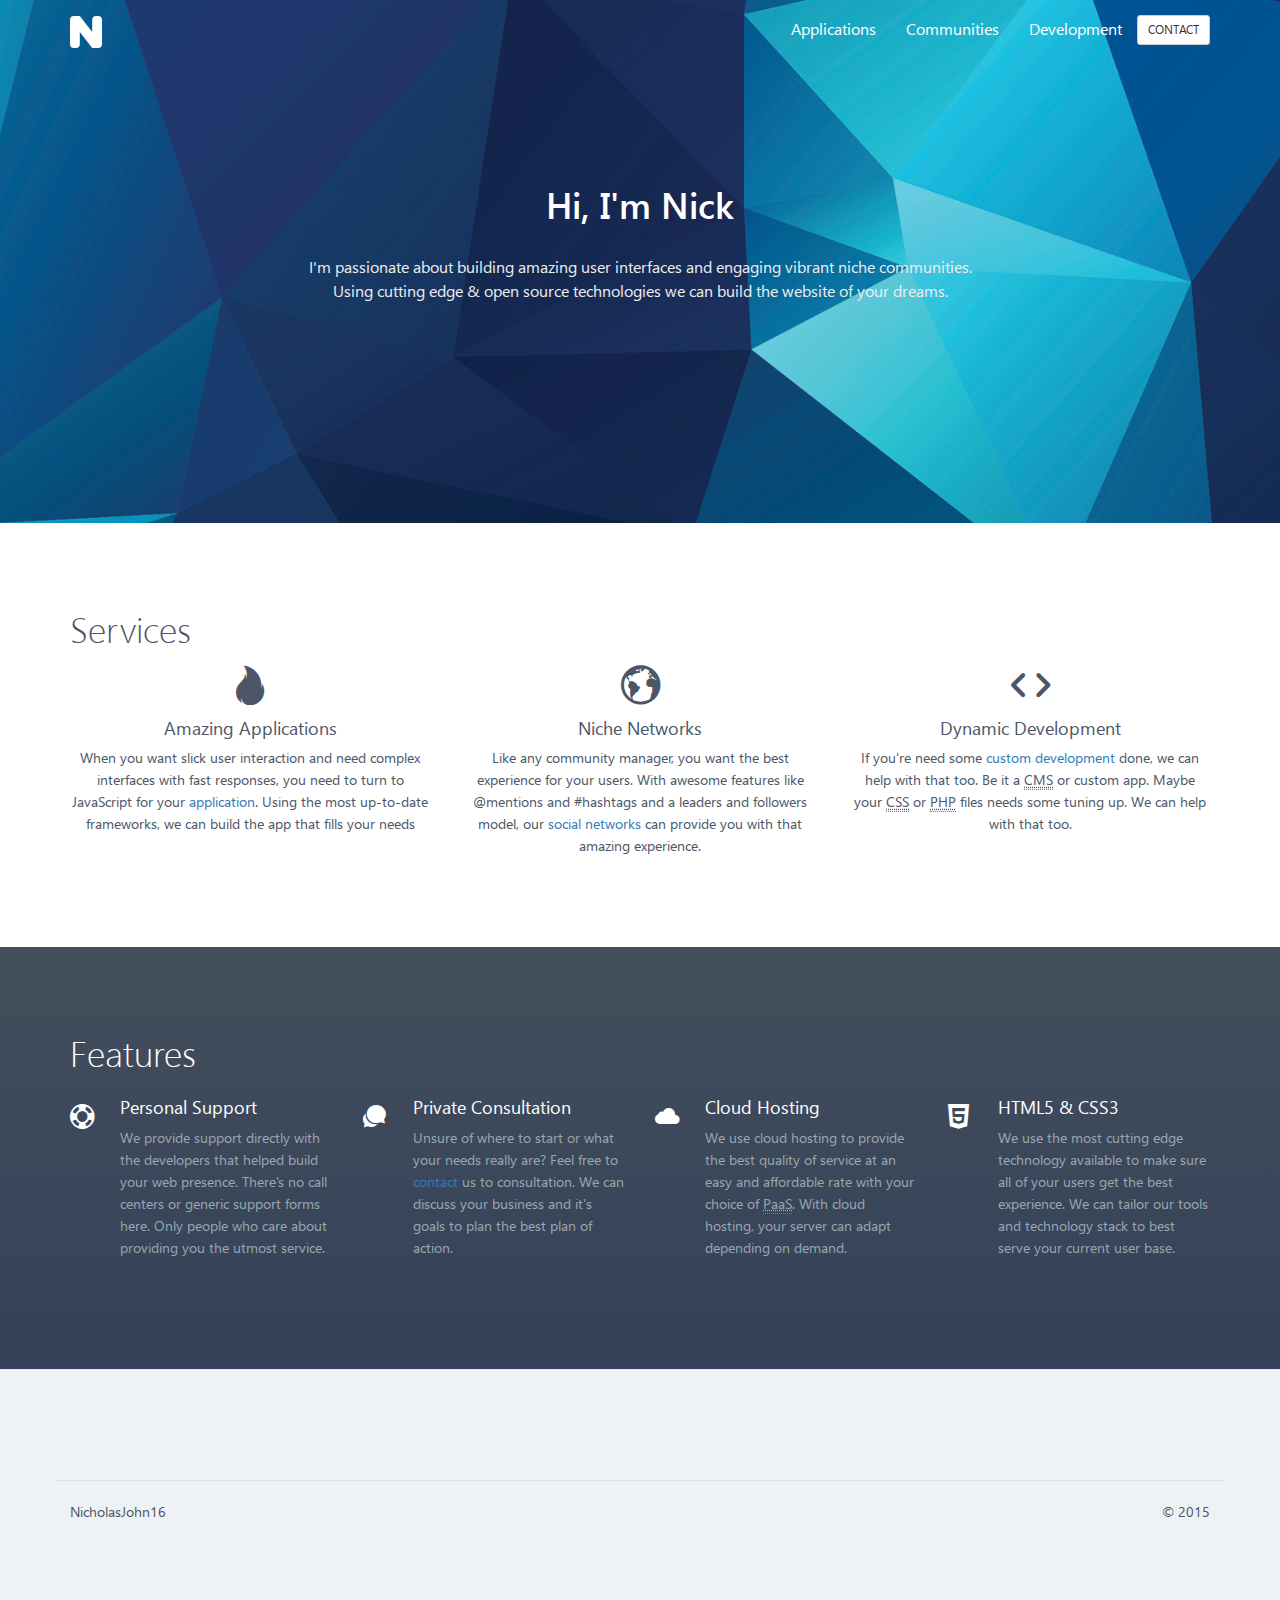
<file: index.html>
<!DOCTYPE html>
<html lang="en">
<head>
	<title>NicholasJohn16</title>
	
	<link rel="stylesheet" href="assets/style.css">
	<meta name="viewport" content="width=device-width, initial-scale=1.0">
	<link rel="icon" type="image/png" sizes="32x32" href="assets/img/favicon-32x32.png">
	<link rel="icon" type="image/png" sizes="96x96" href="assets/img/favicon-96x96.png">
	<link rel="icon" type="image/png" sizes="16x16" href="assets/img/favicon-16x16.png">

</head>
<body>

	<nav class="navbar navbar-custom sticky navbar-abs" id="nav" role="navigation">
		<div class="container">
			
			<div class="navbar-header">
				<button type="button" class="navbar-toggle" data-toggle="collapse" data-target=".navbar-collapse">
			   		<span class="sr-only">Toggle navigation</span>
					<i class="ion-navicon"></i>
				</button>
				<a class="navbar-brand logo" href=".">
					<svg id="logo" height="32" width="32" viewBox="0 0 512 512">
						<defs>
							<pattern id="logo-background" width="1" height="1" viewBox="0 0 512 512">
								<image xlink:href="assets/img/logo-background.png" width="512" height="512"></image>
							</pattern>
						</defs>
  						<path d="M0 64 q0 -64 64 -64 h93 l198 256 v-192 q0 -64 64 -64 h29 q64 0 64 64 v384 q0 64 -64 64 h-93 l-198 -257 v193 q0 64 -64 64 h-29 q-64 0 -64 -64 z" />
					</svg>
				</a>
			</div>

			<div class="collapse navbar-collapse">
				<ul class="nav navbar-nav navbar-right">
					<li><a href="applications">Applications</a></li>
					<li><a href="communities">Communities</a></li>
					<li><a href="development">Development</a></li>
					<li class="hidden-xs"><a href="contact" class="btn btn-default btn-sm navbar-btn">Contact</a></li>
					<li class="visible-xs-block"><a href="contact" class="">Contact</a></li>
				</ul>
			</div>

		</div>
	</nav>
	
	<section class="home bg-1">

		<div class="container">
			<div class="col-sm-12 text-center">
				<div class="home-wrapper">
					
					<h1>Hi, I'm Nick</h1>
					<h4>I'm passionate about building amazing user interfaces and engaging vibrant niche communities.<br/>Using cutting edge &amp; open source technologies we can build the website of your dreams.</h4>

				</div>
			</div>
		</div>

	</section>

	<section class="section" id="services">
		
		<div class="container">

			<div class="row">
				<div class="col-sm-12">
					<h1 class="title">Services</h1>
				</div>
			</div>

			<div class="row">

				<div class="col-sm-4 text-center">
					<p><i class="ion-fireball icons"></i></p>
					<h4>Amazing Applications</h4>
					<p>When you want slick user interaction and need complex interfaces with fast responses, you need to turn to JavaScript for your <a href="applications">application</a>. Using the most up-to-date frameworks, we can build the app that fills your needs</p>
				</div>

				<div class="col-sm-4 text-center">
					<p><i class="ion-earth icons"></i></p>
					<h4>Niche Networks</h4>
					<p>Like any community manager, you want the best experience for your users. With awesome features like @mentions and #hashtags and a leaders and followers model, our <a href="communities">social networks</a> can provide you with that amazing experience.</p>
				</div>

				<div class="col-sm-4 text-center">
					<p><i class="ion-code icons"></i></p>
					<h4>Dynamic Development</h4>
					<p>If you're need some <a href="development">custom development</a> done, we can help with that too. Be it a <abbr title="Content Management System">CMS</abbr> or custom app. Maybe your <abbr title="Cascading Style Sheet">CSS</abbr> or <abbr title="PHP: Hypertext Preprocesser">PHP</abbr> files needs some tuning up. We can help with that too.</p>
				</div>
			</div>
		</div>
			
	</section>

	<section class="section services bg-dark">
		
		<div class="container">

			<div class="row">
				<div class="col-sm-12">
					
					<h1 class="title">Features</h1>

				</div>
			</div>
			
			 <div class="row">
			 	
				<div class="col-sm-3">	
			 		<div class="service-item">
						<i class="ion-help-buoy"></i>
						<div class="service-detail">
							<h4>Personal Support</h4>
							<p>We provide support directly with the developers that helped build your web presence. There's no call centers or generic support forms here. Only people who care about providing you the utmost service.</p>
						</div>
					</div>
				</div>

				<div class="col-sm-3">
					<div class="service-item">
						<i class="ion-chatbubbles"></i>
						<div class="service-detail">
							<h4>Private Consultation</h4>
							<p>Unsure of where to start or what your needs really are? Feel free to <a href="/contact">contact</a> us to consultation. We can discuss your business and it's goals to plan the best plan of action.</p>
						</div>
					</div>
				</div>

				<div class="col-sm-3">
					<div class="service-item">
						<i class="ion-cloud"></i>
						<div class="service-detail">
							<h4>Cloud Hosting</h4>
							<p>We use cloud hosting to provide the best quality of service at an easy and affordable rate with your choice of <abbr title="Platform as a Service">PaaS</abbr>. With cloud hosting, your server can adapt depending on demand.</p>
						</div>
					</div>

				</div>

				<div class="col-sm-3">
					<div class="service-item">
						<i class="ion-social-html5"></i>
						<div class="service-detail">
							<h4>HTML5 &amp; CSS3</h4>
							<p>We use the most cutting edge technology available to make sure all of your users get the best experience. We can tailor our tools and technology stack to best serve your current user base.</p>
						</div>
					</div>
				</div>

			 </div>
		</div>
	</section>

	<footer class="section bg-gray footer">
		<div class="container">			
			<div class="row">
				<div class="col-sm-12 footer-alt">
					<p class="pull-left">NicholasJohn16</p>
					<p class="pull-right">&copy; 2015</p>
				</div>
			</div>
		</div>
	</footer>

	<script src="assets/site.js"></script>
</body>


</html>
</file>
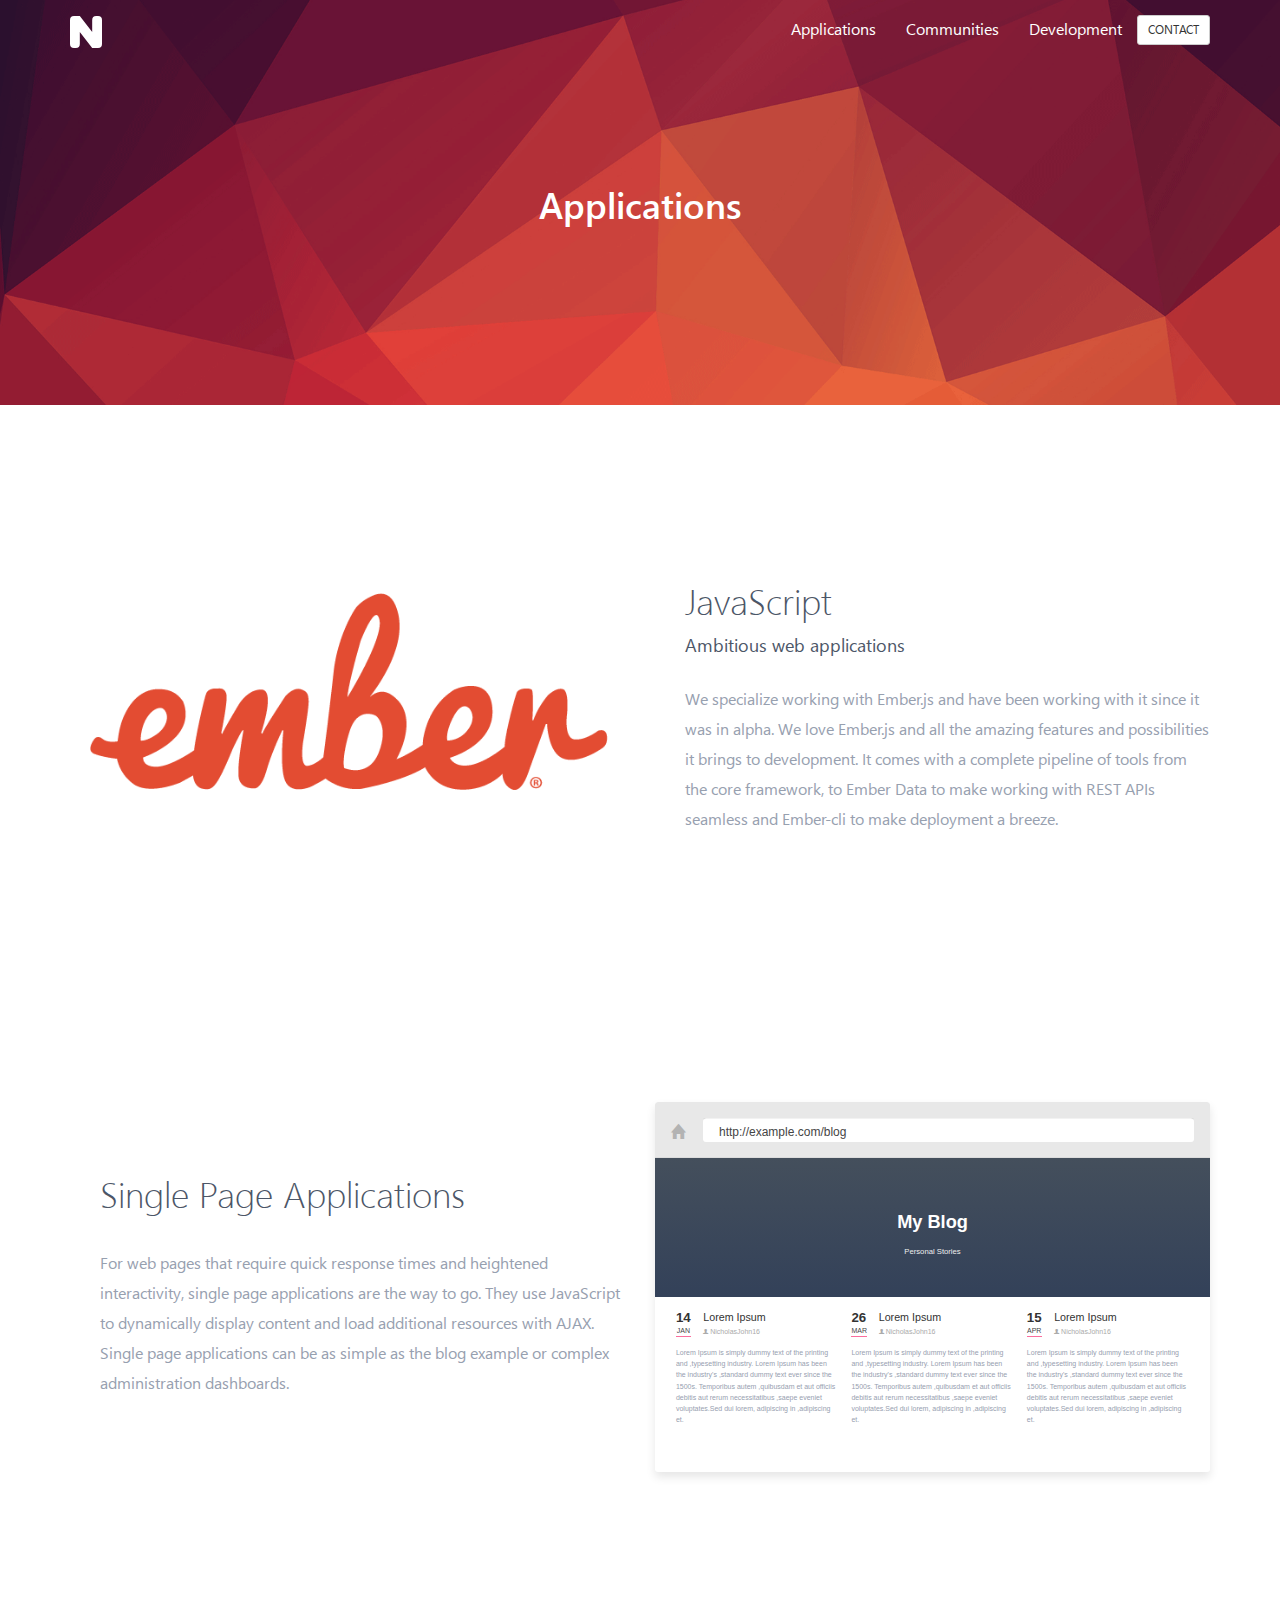
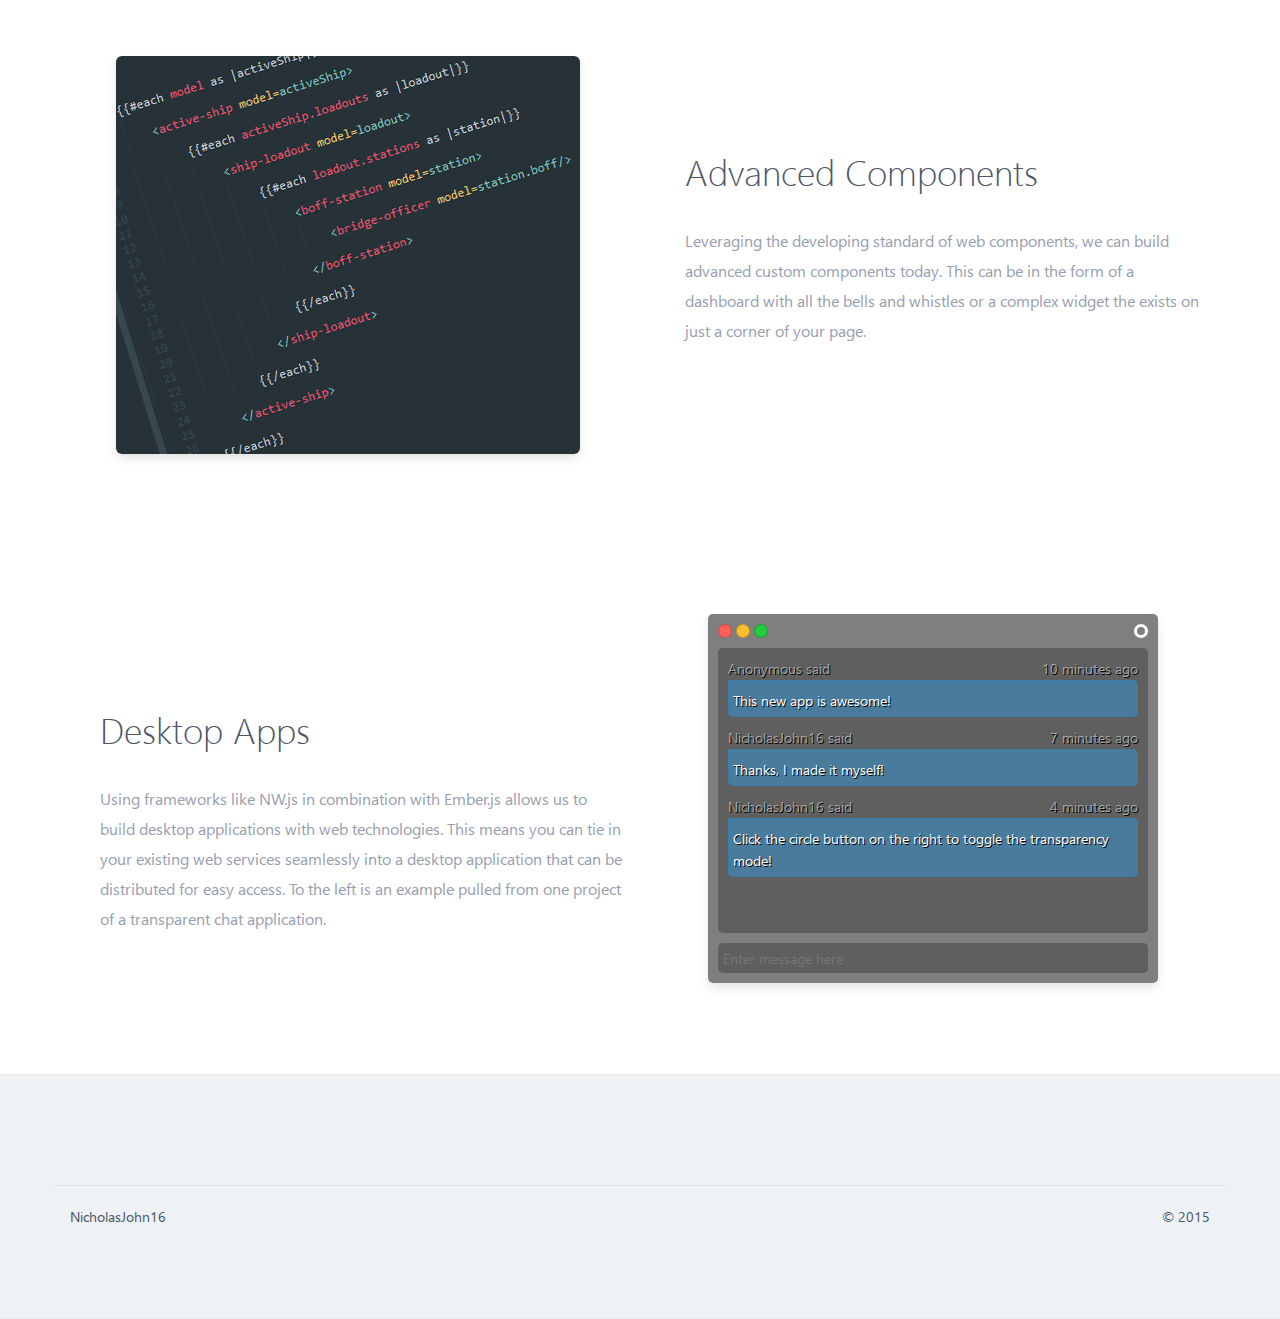
<file: applications/index.html>
<!DOCTYPE html>
<html lang="en">
<head>
	<title>NicholasJohn16 | Applications</title>

	<link rel="icon" type="image/png" sizes="32x32" href="../assets/img/favicon-32x32.png">
	<link rel="icon" type="image/png" sizes="96x96" href="../assets/img/favicon-96x96.png">
	<link rel="icon" type="image/png" sizes="16x16" href="../assets/img/favicon-16x16.png">
	<meta name="viewport" content="width=device-width, initial-scale=1.0">

	<link rel="stylesheet" href="../assets/style.css">
	<link rel="stylesheet" href="../assets/ember-apps.css">
	

	<meta name="chat-example/config/environment" content="%7B%22modulePrefix%22%3A%22chat-example%22%2C%22environment%22%3A%22production%22%2C%22baseURL%22%3A%22/%22%2C%22locationType%22%3A%22none%22%2C%22EmberENV%22%3A%7B%22FEATURES%22%3A%7B%7D%7D%2C%22APP%22%3A%7B%22name%22%3A%22chat-example%22%2C%22version%22%3A%220.0.0+519a9684%22%7D%2C%22contentSecurityPolicyHeader%22%3A%22Content-Security-Policy-Report-Only%22%2C%22contentSecurityPolicy%22%3A%7B%22default-src%22%3A%22%27none%27%22%2C%22script-src%22%3A%22%27self%27%22%2C%22font-src%22%3A%22%27self%27%22%2C%22connect-src%22%3A%22%27self%27%22%2C%22img-src%22%3A%22%27self%27%22%2C%22style-src%22%3A%22%27self%27%22%2C%22media-src%22%3A%22%27self%27%22%7D%2C%22exportApplicationGlobal%22%3Afalse%7D" />
	<meta name="blog-example/config/environment" content="%7B%22modulePrefix%22%3A%22blog-example%22%2C%22environment%22%3A%22production%22%2C%22baseURL%22%3A%22/%22%2C%22locationType%22%3A%22none%22%2C%22EmberENV%22%3A%7B%22FEATURES%22%3A%7B%7D%7D%2C%22APP%22%3A%7B%22name%22%3A%22blog-example%22%2C%22version%22%3A%220.0.0+c170d04a%22%7D%2C%22contentSecurityPolicyHeader%22%3A%22Content-Security-Policy-Report-Only%22%2C%22contentSecurityPolicy%22%3A%7B%22default-src%22%3A%22%27none%27%22%2C%22script-src%22%3A%22%27self%27%22%2C%22font-src%22%3A%22%27self%27%22%2C%22connect-src%22%3A%22%27self%27%22%2C%22img-src%22%3A%22%27self%27%22%2C%22style-src%22%3A%22%27self%27%22%2C%22media-src%22%3A%22%27self%27%22%7D%2C%22exportApplicationGlobal%22%3Afalse%7D" />

</head>

<body>

	<nav class="navbar navbar-custom sticky navbar-abs" id="nav" role="navigation">
		<div class="container">
			
			<div class="navbar-header">
				<button type="button" class="navbar-toggle" data-toggle="collapse" data-target=".navbar-collapse">
			   		<span class="sr-only">Toggle navigation</span>
					<i class="ion-navicon"></i>
				</button>
				<a class="navbar-brand logo" href="../">
					<svg id="logo" height="32" width="32" viewBox="0 0 512 512">
						<defs>
							<pattern id="logo-background" width="1" height="1" viewBox="0 0 512 512">
								<image xlink:href="../assets/img/logo-background.png" width="512" height="512"></image>
							</pattern>
						</defs>
  						<path d="M0 64 q0 -64 64 -64 h93 l198 256 v-192 q0 -64 64 -64 h29 q64 0 64 64 v384 q0 64 -64 64 h-93 l-198 -257 v193 q0 64 -64 64 h-29 q-64 0 -64 -64 z" />
					</svg>
				</a>
			</div>

			<div class="collapse navbar-collapse">
				<ul class="nav navbar-nav navbar-right">
					<li><a href="../applications">Applications</a></li>
					<li><a href="../communities">Communities</a></li>
					<li><a href="../development">Development</a></li>
					<li class="hidden-xs"><a href="../contact" class="btn btn-default btn-sm navbar-btn">Contact</a></li>
					<li class="visible-xs-block"><a href="../contact" class="">Contact</a></li>
				</ul>
			</div>

		</div>
	</nav>

	<section class="home bg-2">
		<div class="container">
			<div class="col-sm-12 text-center">
				<div class="home-wrapper">
					<h1>Applications</h1>
				</div>
			</div>
		</div>
	</section>

	<section class="section">
		<div class="container">
			
			<div class="row">
				
				<div class="col-sm-6">
					<img class="img-responsive" src="../assets/img/light-ember.png" alt="Ember.js Logo">
				</div>

				<div class="col-sm-6">
					<div class="feature-detail">
						<h1 class="title">JavaScript</h1>
						<h4>Ambitious web applications</h4>
					
						<p class="features-txt">
							We specialize working with Ember.js and have been working with it since it was in alpha. We love Ember.js and all the amazing features and possibilities it brings to development.  It comes with a complete pipeline of tools from the core framework, to Ember Data to make working with REST APIs seamless and Ember-cli to make deployment a breeze. 
						</p>
					</div>
				</div>

			</div>
		</div>
	</section>

	<section class="section">
		
		<div class="container">

			<div class="row">

				<div class="col-sm-6">
					<div class="feature-detail">
						<h1 class="title">Single Page Applications</h1>
						<p class="features-txt">For web pages that require quick response times and heightened interactivity, single page applications are the way to go. They use JavaScript to dynamically display content and load additional resources with AJAX. Single page applications can be as simple as the blog example or complex administration dashboards.</p>
					</div>
				</div>				
				<div class="col-sm-6" id="blog-example"></div>
			</div>

		</div>
			
	</section>

	<section class="section">
		
		<div class="container">
			
			<div class="row">

				<div class="col-sm-6">
						<img class="img-responsive center-block img-rounded img-shadow" src="../assets/img/angle-brackets.png" alt="Custom Web Components">
				</div>
				
				<div class="col-sm-6">
					<div class="feature-detail">
						<h1 class="title">Advanced Components</h1>
						
						<p class="features-txt">Leveraging the developing standard of web components, we can build advanced custom components today. This can be in the form of a dashboard with all the bells and whistles or a complex widget the exists on just a corner of your page.</p>
					</div>
				</div>
				
			</div>

		</div>

	</section>

	<section class="section">
		
		<div class="container">
			
			<div class="row">
				
				

			</div>

			<div class="row">
				

				<div class="col-sm-6">
					
					<div class="feature-detail">
						<h1 class="title">Desktop Apps</h1>
						<p class="features-txt">
							Using frameworks like NW.js in combination with Ember.js allows us to build desktop applications with web technologies. This means you can tie in your existing web services seamlessly into a desktop application that can be distributed for easy access. To the left is an example pulled from one project of a transparent chat application. 
						</p>
					</div>

				</div>

				<div class="col-sm-6" id="chat-example">
					<!-- <a class="jsbin-embed" href="http://jsbin.com/gipuno/37/embed?output">JS Bin on jsbin.com</a><script src="http://static.jsbin.com/js/embed.min.js?3.35.3"></script> -->
				</div>

			</div>

		</div>

	</section>

	<footer class="section bg-gray footer">
		<div class="container">
			<div class="row">
				<div class="col-sm-12 footer-alt">
					<p class="pull-left">NicholasJohn16</p>
					<p class="pull-right">&copy; 2015</p>
				</div>
			</div>
		</div>

	</footer>

	<script src="../assets/site.js"></script>
	<script src="../assets/ember-apps.js"></script>

</body>


</html>
</file>
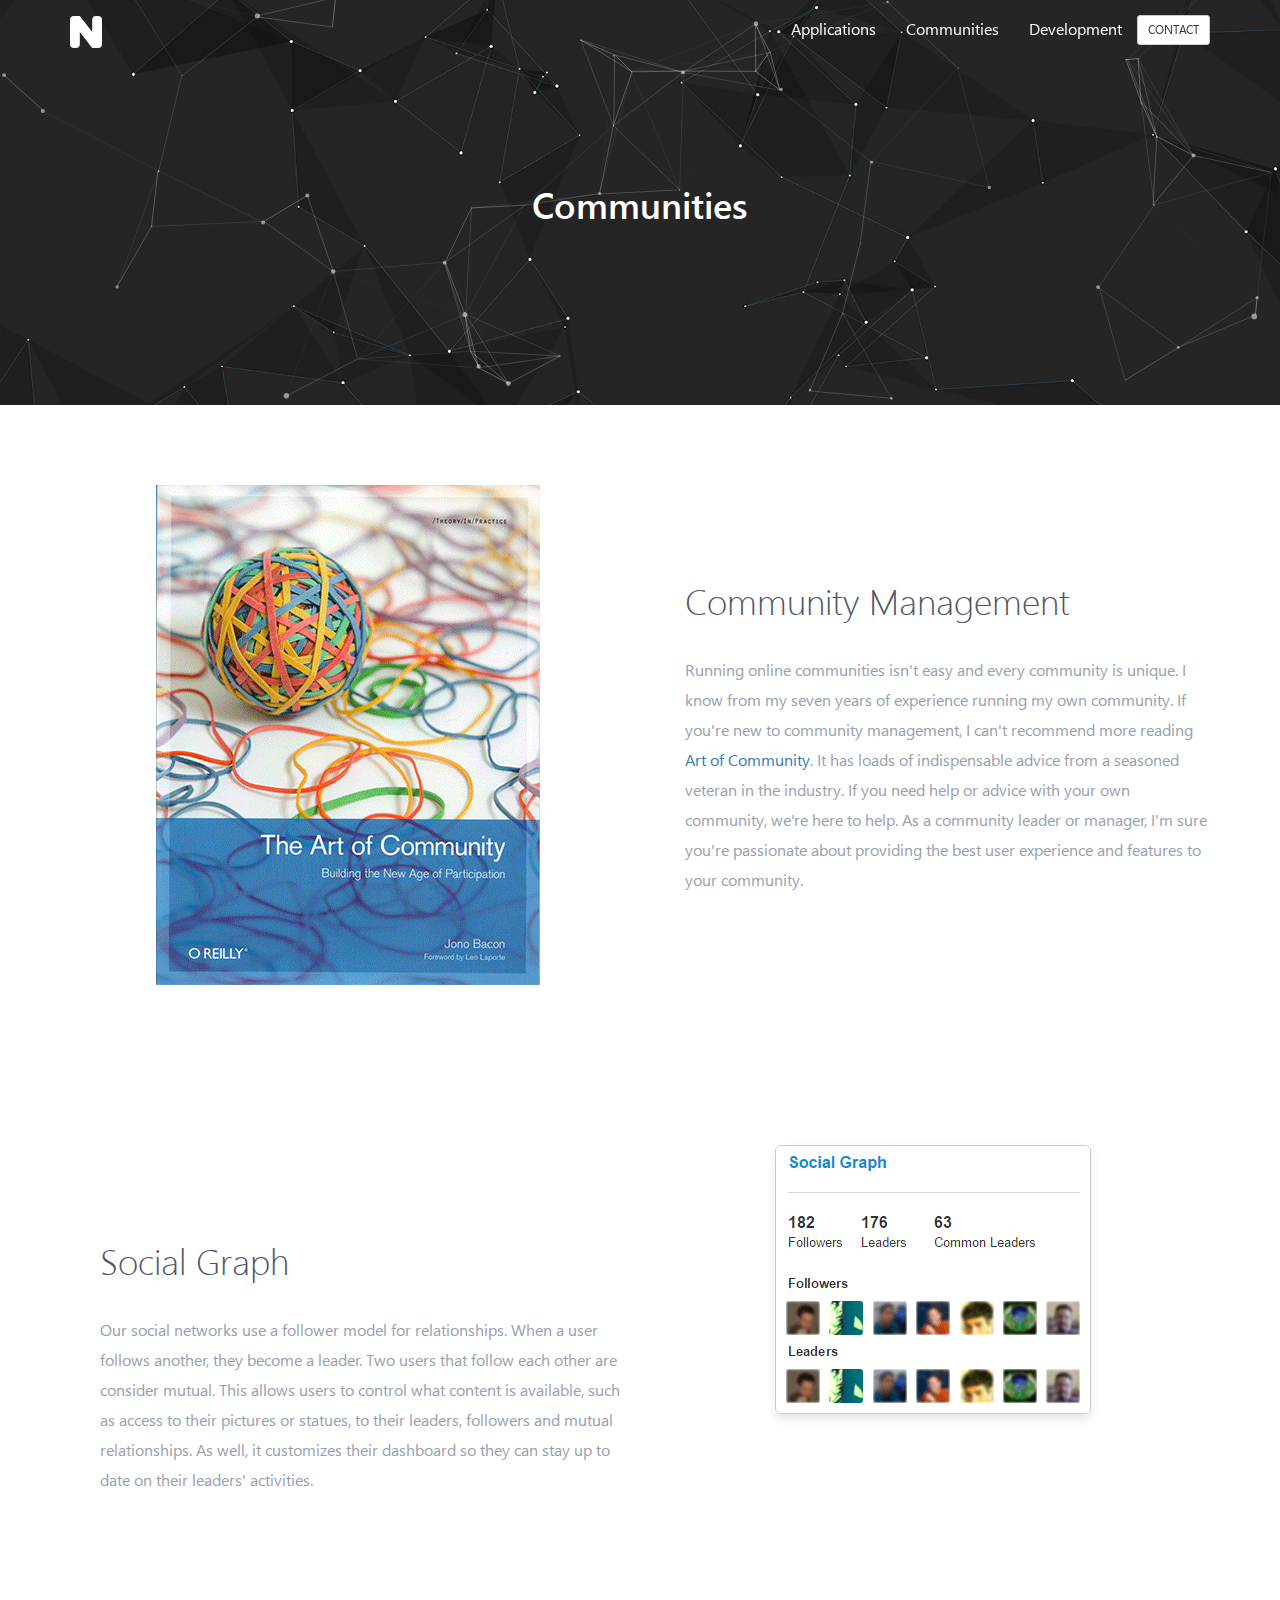
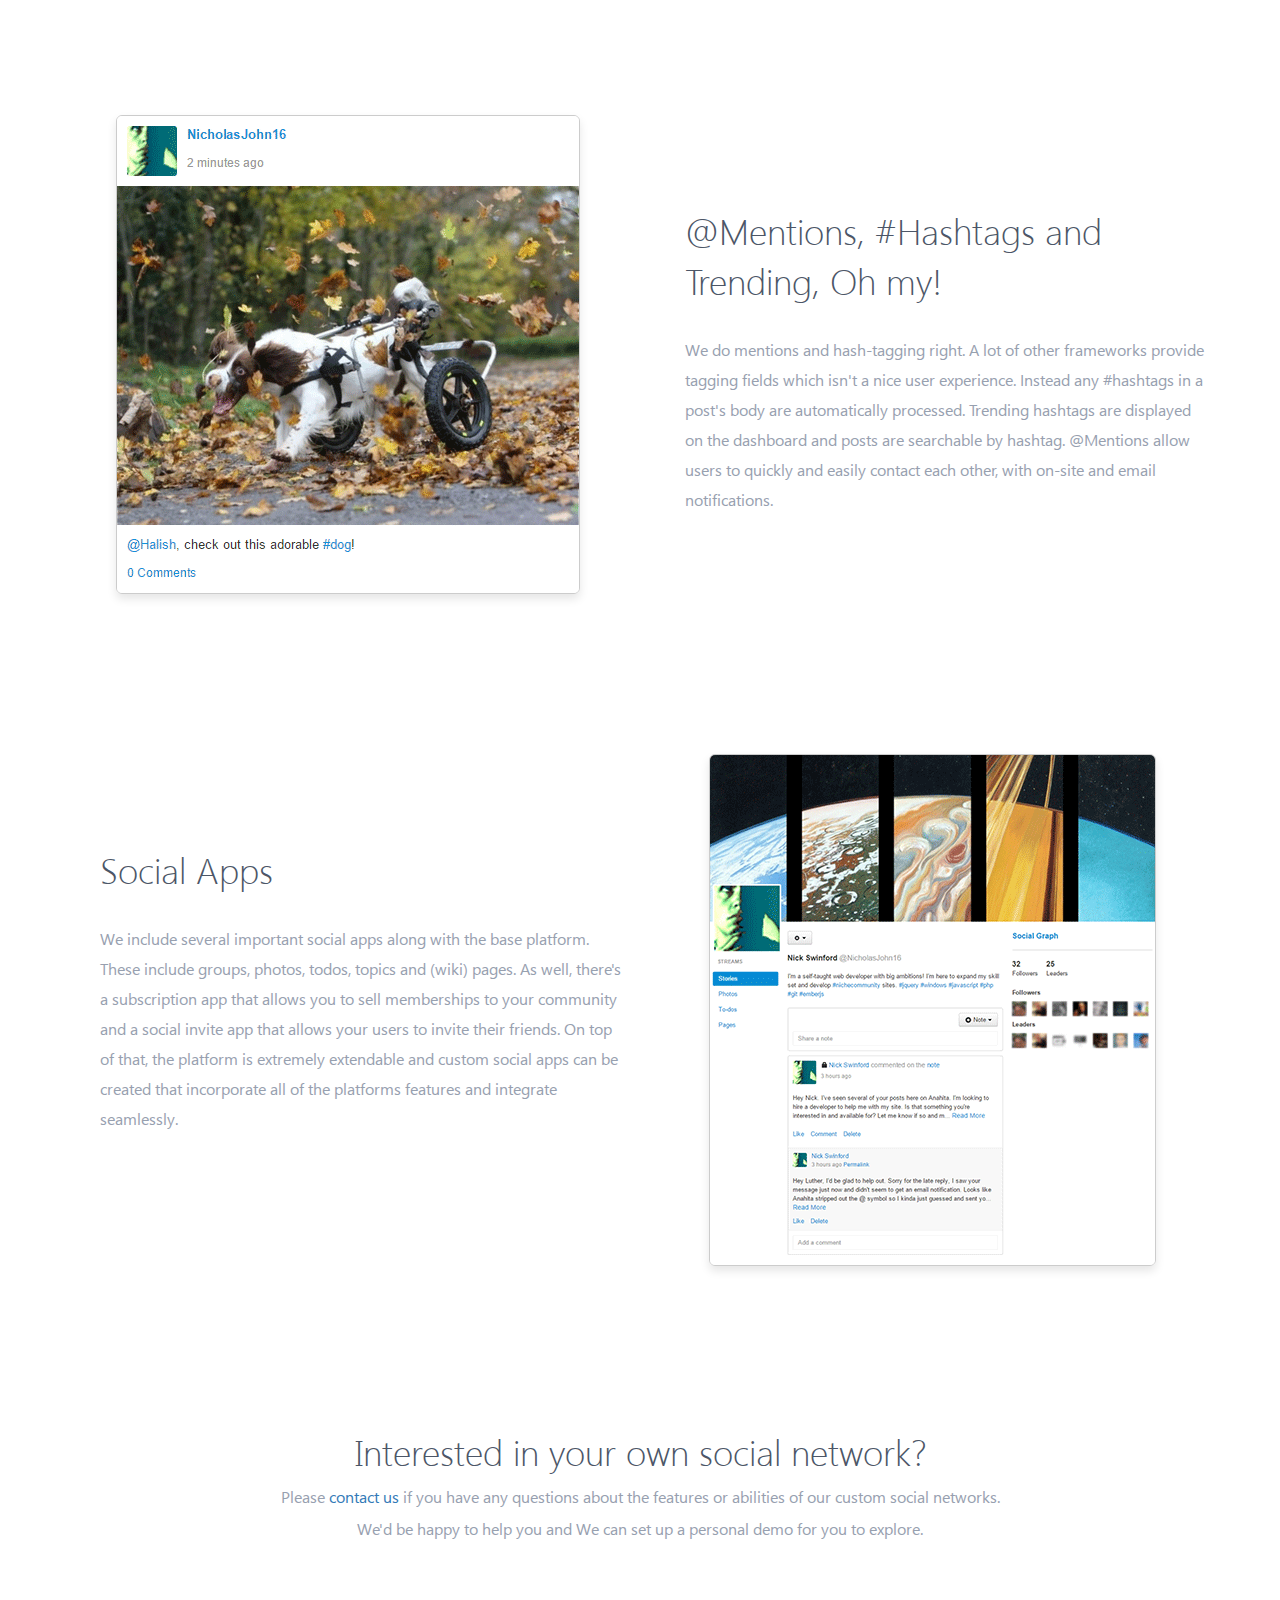
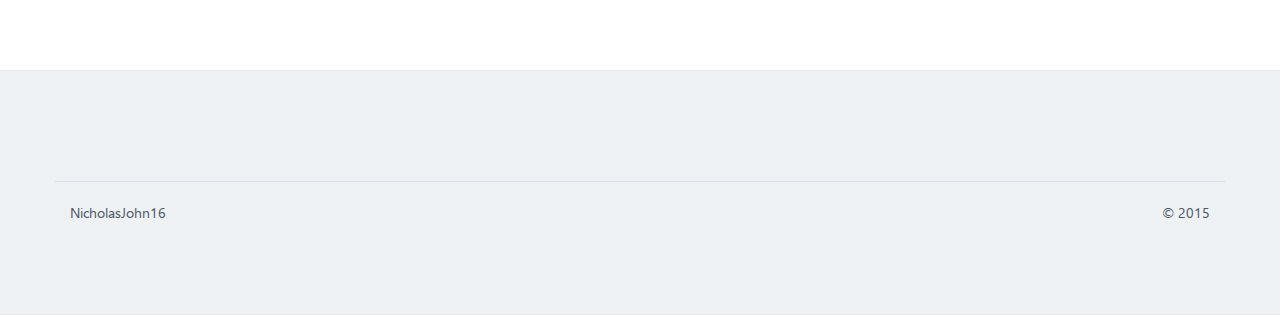
<file: communities/index.html>
<!DOCTYPE html>
<html lang="en">
<head>
	<title>NicholasJohn16 | Communities</title>
	<meta name="viewport" content="width=device-width, initial-scale=1.0">
	<link rel="icon" type="image/png" sizes="32x32" href="../assets/img/favicon-32x32.png">
	<link rel="icon" type="image/png" sizes="96x96" href="../assets/img/favicon-96x96.png">
	<link rel="icon" type="image/png" sizes="16x16" href="../assets/img/favicon-16x16.png">
	
	<link rel="stylesheet" href="../assets/style.css">
</head>

<body>
	<nav class="navbar navbar-custom sticky navbar-abs" id="nav" role="navigation">
		<div class="container">
			
			<div class="navbar-header">
				<button type="button" class="navbar-toggle" data-toggle="collapse" data-target=".navbar-collapse">
			   		<span class="sr-only">Toggle navigation</span>
					<i class="ion-navicon"></i>
				</button>
				<a class="navbar-brand logo" href="../">
					<svg id="logo" height="32" width="32" viewBox="0 0 512 512">
						<defs>
							<pattern id="logo-background" width="1" height="1" viewBox="0 0 512 512">
								<image xlink:href="../assets/img/logo-background.png" width="512" height="512"></image>
							</pattern>
						</defs>
  						<path d="M0 64 q0 -64 64 -64 h93 l198 256 v-192 q0 -64 64 -64 h29 q64 0 64 64 v384 q0 64 -64 64 h-93 l-198 -257 v193 q0 64 -64 64 h-29 q-64 0 -64 -64 z" />
					</svg>
				</a>
			</div>

			<div class="collapse navbar-collapse">
				<ul class="nav navbar-nav navbar-right">
					<li><a href="../applications">Applications</a></li>
					<li><a href="../communities">Communities</a></li>
					<li><a href="../development">Development</a></li>
					<li class="hidden-xs"><a href="../contact" class="btn btn-default btn-sm navbar-btn">Contact</a></li>
					<li class="visible-xs-block"><a href="../contact" class="">Contact</a></li>
				</ul>
			</div>

		</div>
	</nav>

	<section id="particles" class="home bg-5">
		<div class="container">
			<div class="col-sm-12 text-center">
				<div class="home-wrapper">
					<h1>Communities</h1>
					<!-- <h4 class="page-sub-title"></h4> -->
				</div>
			</div>
		</div>
	</section>

	<section class="section">
		<div class="container">
			<div class="row">	
				<div class="col-sm-6">
					<a href="http://www.artofcommunityonline.org/" target="_blank">
						<img class="img-responsive center-block" src="../assets/img/art-of-community.png" alt="Art of Community Book Cover">
					</a>
				</div>

				<div class="col-sm-6">
					
					<div class="feature-detail">
						<h1 class="title">Community Management</h1>
						<p class="features-txt">Running online communities isn't easy and every community is unique. I know from my seven years of experience running my own community. If you're new to community management, I can't recommend more reading <a href="http://www.artofcommunityonline.org/" target="_blank">Art of Community</a>. It has loads of indispensable advice from a seasoned veteran in the industry.  If you need help or advice with your own community, we're here to help. As a community leader or manager, I'm sure you're passionate about providing the best user experience and features to your community. </p>
					</div>

				</div>
			</div>
		</div>
	</section>

	<section class="section">
		<div class="container">
			<div class="row">
				<div class="col-xs-12 col-sm-6 col-sm-push-6"><img src="../assets/img/social-graph.png" alt="Social Graph widget" class="img-responsive center-block img-rounded img-shadow img-border"></div>
				<div class="col-xs-12 col-sm-6 col-sm-pull-6">
					<div class="feature-detail">
						<h1 class="title">Social Graph</h1>
						<p class="features-txt">Our social networks use a follower model for relationships. When a user follows another, they become a leader. Two users that follow each other are consider mutual. This allows users to control what content is available, such as access to their pictures or statues, to their leaders, followers and mutual relationships. As well, it customizes their dashboard so they can stay up to date on their leaders' activities.</p>
					</div>
				</div>
			</div>
		</div>
	</section>

	<section class="section">
		<div class="container">
			
			<div class="row">
				<div class="col-sm-6">
					<img src="../assets/img/mention-hashtag.png" alt="Example of @Mentions and #Hashtags" class="img-responsive center-block img-rounded img-shadow img-border">
				</div>
				<div class="col-sm-6">
					<div class="feature-detail">
						<h1 class="title">@Mentions, #Hashtags and Trending, Oh my!</h1>
						<p class="features-txt">We do mentions and hash-tagging right. A lot of other frameworks provide tagging fields which isn't a nice user experience. Instead any #hashtags in a post's body are automatically processed.  Trending hashtags are displayed on the dashboard and posts are searchable by hashtag. @Mentions allow users to quickly and easily contact each other, with on-site and email notifications.</p>
					</div>
				</div>
			</div>

		</div>
	</section>

	<section class="section">
		<div class="container">
			<div class="row">
				<div class="col-xs-12 col-sm-6 col-sm-push-6"><img src="../assets/img/social-profile.png" alt="Example of a Profile" class="img-responsive center-block img-rounded img-border img-shadow"></div>
				<div class="col-xs-12 col-sm-6 col-sm-pull-6">
					<div class="feature-detail">
						<h1 class="title">Social Apps</h1>
						<p class="features-txt">We include several important social apps along with the base platform. These include groups, photos, todos, topics and (wiki) pages. As well, there's a subscription app that allows you to sell memberships to your community and a social invite app that allows your users to invite their friends. On top of that, the platform is extremely extendable and custom social apps can be created that incorporate all of the platforms features and integrate seamlessly. </p>
					</div>
				</div>
			</div>
		</div>
	</section>

	<section class="section">
		<div class="container">
			<div class="row">
				<div class="col-sm-12 text-center">
					<h1 class="title">Interested in your own social network?</h1>
					<div class="sub-title">
						<p>Please <a href="/contact">contact us</a> if you have any questions about the features or abilities of our custom social networks.</p>
						<p>We'd be happy to help you and We can set up a personal demo for you to explore.</p>
					</div>
				</div>
			</div>
		</div>
	</section>

	<footer class="section bg-gray footer">
		<div class="container">			
			<div class="row">
				<div class="col-sm-12 footer-alt">
					<p class="pull-left">NicholasJohn16</p>
					<p class="pull-right">&copy; 2015</p>
				</div>
			</div>
		</div>
	</footer>

	<script src="../assets/site.js"></script>
	<script src="../assets/particles.js"></script>
</body>
</html>
</file>
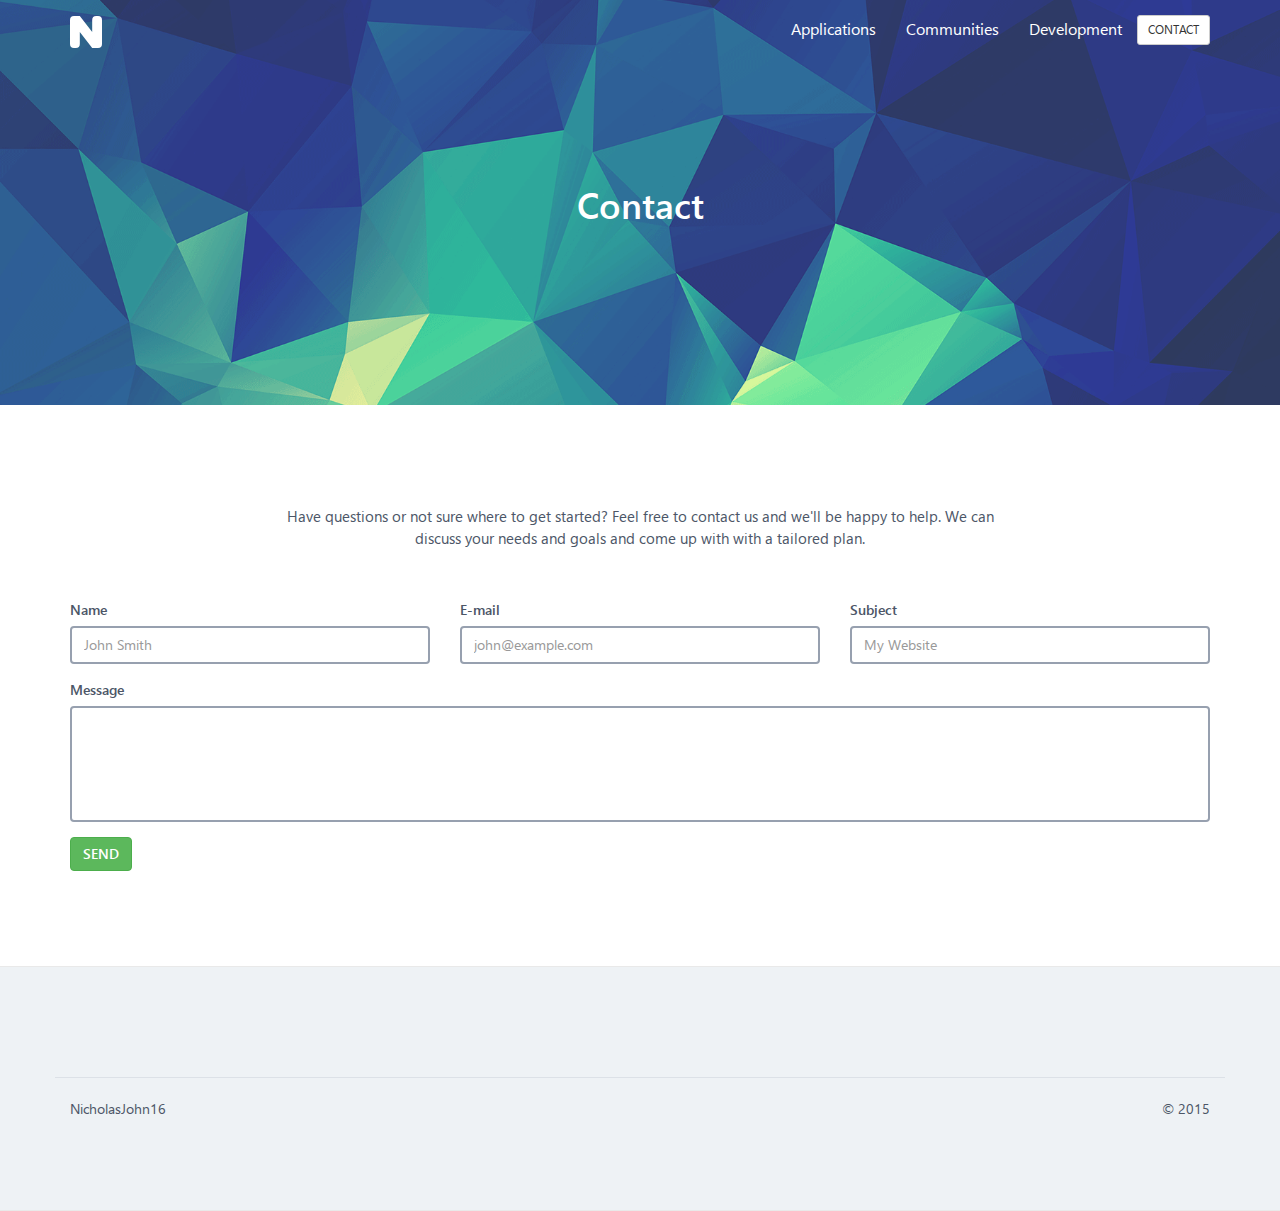
<file: contact/index.html>
<!DOCTYPE <!DOCTYPE html>
<html>
<head>
	<title>NicholasJohn16 | Contact</title>

	<link rel="icon" type="image/png" sizes="32x32" href="assets/img/favicon-32x32.png">
	<link rel="icon" type="image/png" sizes="96x96" href="assets/img/favicon-96x96.png">
	<link rel="icon" type="image/png" sizes="16x16" href="assets/img/favicon-16x16.png">
	<meta name="viewport" content="width=device-width, initial-scale=1.0">
	<link rel="stylesheet" href="../assets/style.css">
</head>
<body>
	<nav class="navbar navbar-custom sticky navbar-abs" id="nav" role="navigation">
		<div class="container">
			
			<div class="navbar-header">
				<button type="button" class="navbar-toggle" data-toggle="collapse" data-target=".navbar-collapse">
			   		<span class="sr-only">Toggle navigation</span>
					<i class="ion-navicon"></i>
				</button>
				<a class="navbar-brand logo" href="../">
					<svg id="logo" height="32" width="32" viewBox="0 0 512 512">
						<defs>
							<pattern id="logo-background" width="1" height="1" viewBox="0 0 512 512">
								<image xlink:href="../assets/img/logo-background.png" width="512" height="512"></image>
							</pattern>
						</defs>
  						<path d="M0 64 q0 -64 64 -64 h93 l198 256 v-192 q0 -64 64 -64 h29 q64 0 64 64 v384 q0 64 -64 64 h-93 l-198 -257 v193 q0 64 -64 64 h-29 q-64 0 -64 -64 z" />
					</svg>
				</a>
			</div>

			<div class="collapse navbar-collapse">
				<ul class="nav navbar-nav navbar-right">
					<li><a href="../applications">Applications</a></li>
					<li><a href="../communities">Communities</a></li>
					<li><a href="../development">Development</a></li>
					<li class="hidden-xs"><a href="../contact" class="btn btn-default btn-sm navbar-btn">Contact</a></li>
					<li class="visible-xs-block"><a href="../contact">Contact</a></li>
				</ul>
			</div>

		</div>
	</nav>

	<section class="home bg-4">
		<div class="container">
			<div class="col-sm-12 text-center">
				<div class="home-wrapper">
					<h1>Contact</h1>
				</div>
			</div>
		</div>
	</section>

	<section class="section">
		<div class="container">
	
			<div class="row">
				<div class="col-md-8 col-md-offset-2">
					<p class="text-center con_sub_text">Have questions or not sure where to get started? Feel free to contact us and we'll be happy to help. We can discuss your needs and goals and come up with with a tailored plan.</p>
				</div>
			</div>

			<div class="row">
				<div class="col-md-12">
					<form role="form" name="contact-form" id="contact-form" method="post" class="form-main">
				
						<div class="row">
							<div class="col-sm-4">
								<div class="form-group">
									<label for="name">Name</label>
									<input type="text" name="name" class="form-control" placeholder="John Smith" required>
								</div>
							</div>
							<div class="col-sm-4">
								<div class="form-group">
									<label for="email">E-mail</label>
									<input type="email" name="email" class="form-control" placeholder="john@example.com" required>
								</div>
							</div>
							<div class="col-sm-4">
								<div class="form-group">
									<label for="_subject">Subject</label>
									<input type="text" name="_subject" class="form-control" placeholder="My Website" required>
								</div>
							</div>
						</div>
						
						<div class="row">
							<div class="col-sm-12">
								<div class="form-group">
									<label for="message">Message</label>
									<textarea name="message" rows="5" class="form-control" required></textarea>
								</div>
							</div>
						</div>
		
						<div class="row">
							<div class="col-sm-2">
								<button class="btn btn-success" type="submit" id="send">Send</button>
							</div>
						</div>

						<div class="row">
							<div class="col-md-8 col-md-offset-2">
								<div class="hidden alert" id="form-alert" role="alert"></div>
							</div>
						</div>

						<input type="hidden" name="_format" value="plain" />
						<input type="text" name="_gotcha" style="display:none;">

					</form>
				</div>
			</div>

		</div>
	</section>

	<footer class="section bg-gray footer">
		<div class="container">			
			<div class="row">
				<div class="col-sm-12 footer-alt">
					<p class="pull-left">NicholasJohn16</p>
					<p class="pull-right">&copy; 2015</p>
				</div>
			</div>
		</div>
	</footer>

	<script src="../assets/site.js"></script>
</body>
</html>
</file>
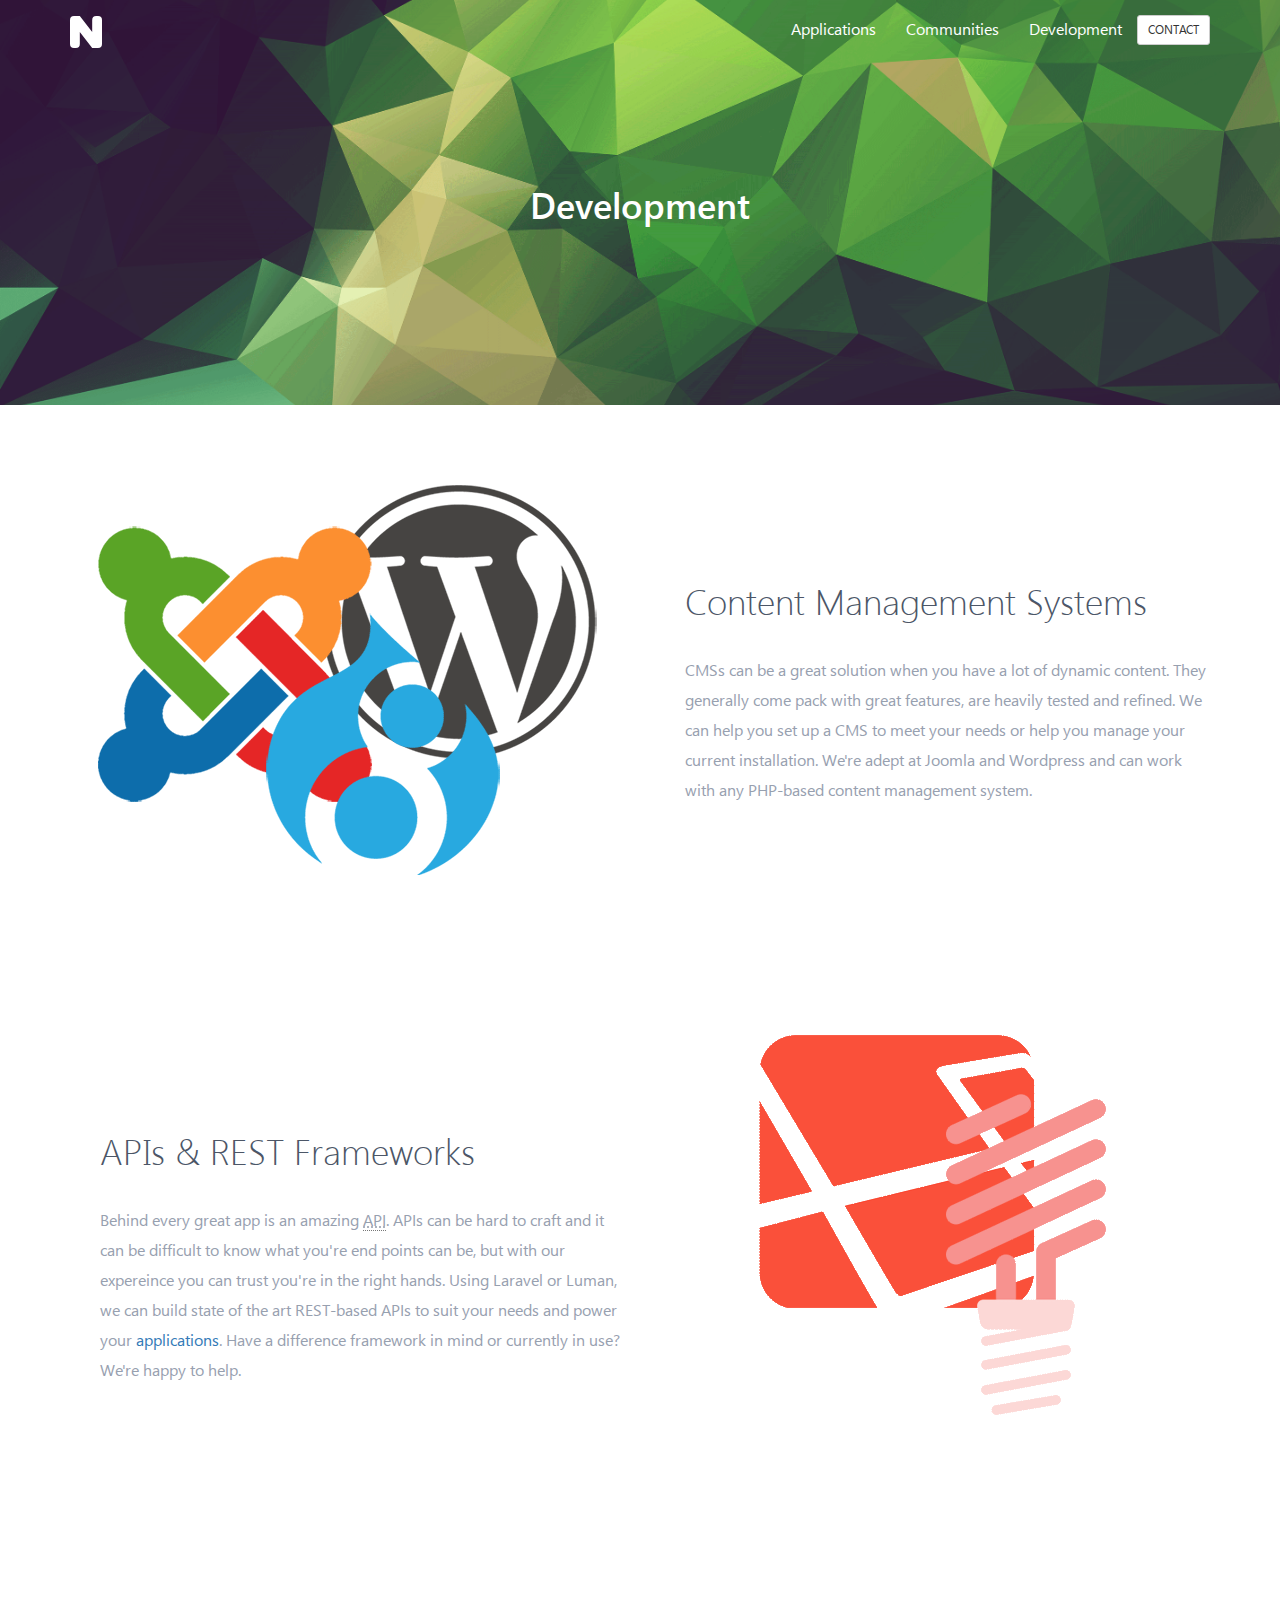
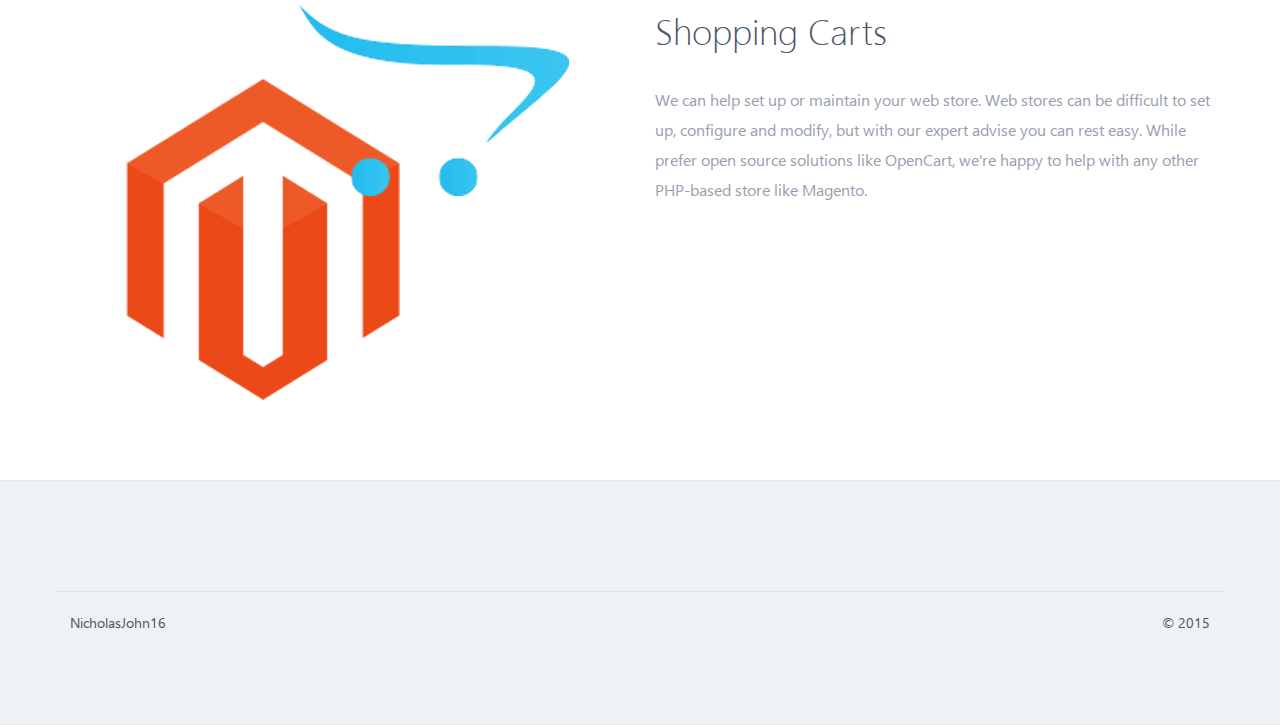
<file: development/index.html>
<!DOCTYPE html>
<html lang="en">
<head>
	<title>NicholasJohn16 | Development</title>

	<link rel="icon" type="image/png" sizes="32x32" href="../assets/img/favicon-32x32.png">
	<link rel="icon" type="image/png" sizes="96x96" href="../assets/img/favicon-96x96.png">
	<link rel="icon" type="image/png" sizes="16x16" href="../assets/img/favicon-16x16.png">
	<meta name="viewport" content="width=device-width, initial-scale=1.0">
	<link rel="stylesheet" href="../assets/style.css">
</head>
<body>
	<nav class="navbar navbar-custom sticky navbar-abs" id="nav" role="navigation">
		<div class="container">
			
			<div class="navbar-header">
				<button type="button" class="navbar-toggle" data-toggle="collapse" data-target=".navbar-collapse">
			   		<span class="sr-only">Toggle navigation</span>
					<i class="ion-navicon"></i>
				</button>
				<a class="navbar-brand logo" href="../">
					<svg id="logo" height="32" width="32" viewBox="0 0 512 512">
						<defs>
							<pattern id="logo-background" width="1" height="1" viewBox="0 0 512 512">
								<image xlink:href="../assets/img/logo-background.png" width="512" height="512"></image>
							</pattern>
						</defs>
  						<path d="M0 64 q0 -64 64 -64 h93 l198 256 v-192 q0 -64 64 -64 h29 q64 0 64 64 v384 q0 64 -64 64 h-93 l-198 -257 v193 q0 64 -64 64 h-29 q-64 0 -64 -64 z" />
					</svg>
				</a>
			</div>

			<div class="collapse navbar-collapse">
				<ul class="nav navbar-nav navbar-right">
					<li><a href="../applications">Applications</a></li>
					<li><a href="../communities">Communities</a></li>
					<li><a href="../development">Development</a></li>
					<li class="hidden-xs"><a href="../contact" class="btn btn-default btn-sm navbar-btn">Contact</a></li>
					<li class="visible-xs-block"><a href="../contact" class="">Contact</a></li>
				</ul>
			</div>

		</div>
	</nav>

	<section class="home bg-3">
		<div class="container">
			<div class="col-sm-12 text-center">
				<div class="home-wrapper">
					<h1>Development</h1>
				</div>
			</div>
		</div>

	</section>

	<section class="section">
		
		<div class="container">
			<div class="row">
				<div class="col-sm-6">
					<img src="../assets/img/cms.png" alt="CMS logos" class="img-responsive center-block"/>
				</div>
				<div class="col-sm-6">
					<div class="feature-detail">
						<h1 class="title">Content Management Systems</h1>
						<p class="features-txt">CMSs can be a great solution when you have a lot of dynamic content. They generally come pack with great features, are heavily tested and refined. We can help you set up a CMS to meet your needs or help you manage your current installation. We're adept at Joomla and Wordpress and can work with any PHP-based content management system.</p>
					</div>
				</div>
			</div>
		</div>
			
	</section>

	<section class="section">
		
		<div class="container">
			
			<div class="row">
				<div class="col-xs-12 col-sm-6 col-sm-push-6">
					<img src="../assets/img/frameworks.png" alt="REST Framework logos" class="img-responsive center-block">
				</div>
				
				<div class="col-xs-12 col-sm-6 col-sm-pull-6">
					<div class="feature-detail">
						<h1 class="title">APIs &amp; REST Frameworks</h1>
						<p class="features-txt">Behind every great app is an amazing <abbr title="Application Program Interface">API</abbr>. APIs can be hard to craft and it can be difficult to know what you're end points can be, but with our expereince you can trust you're in the right hands. Using Laravel or Luman, we can build state of the art REST-based APIs to suit your needs and power your <a href="/applications">applications</a>.  Have a difference framework in mind or currently in use? We're happy to help.</p>
					</div>
				</div>

			</div>

		</div>

	</section>

	<section class="section">
		
		<div class="container">
	
			<div class="row">
				<div class="col-sm-6">
					<img src="../assets/img/shopping-carts.png" alt="Shopping Cart logos" class="img-responsive center-block">
				</div>
				<div class="col-sm-6">
					<div class="feature-details">
						<h1 class="title">Shopping Carts</h1>
						<p class="features-txt">We can help set up or maintain your web store. Web stores can be difficult to set up, configure and modify, but with our expert advise you can rest easy. While prefer open source solutions like OpenCart, we're happy to help with any other PHP-based store like Magento.</p>
					</div>
				</div>
			</div>

		</div>

	</section>

	<footer class="section bg-gray footer">
		<div class="container">			
			<div class="row">
				<div class="col-sm-12 footer-alt">
					<p class="pull-left">NicholasJohn16</p>
					<p class="pull-right">&copy; 2015</p>
				</div>
			</div>
		</div>
	</footer>

	<script src="../assets/site.js"></script>
</body>
</html>
</file>
<file: assets/ember-apps.css>
.app{margin:auto;width:450px;border-radius:5px;padding:10px;transition:background-color 1s;background:rgba(0,0,0,.5);box-shadow:0 5px 10px rgba(0,0,0,.1)}.app.opaque{background:rgba(0,0,0,1)!important}.app.focused{background:rgba(0,0,0,.75)}#toolbar{line-height:0}#toolbar button{outline:0;padding:0;margin:0;height:14px;width:14px;border-radius:50%;border:1px solid rgba(0,0,0,.2)}#toolbar button.minimize{background-color:#ffbf2f}#toolbar button.maximize{background-color:#25cc3e}#toolbar button.exit{background-color:#ff6159}#toolbar button.transparent{float:right;background-color:transparent;border:3px solid #fff}.app.opaque #toolbar button.transparent{border:none!important;background-color:#fff!important}.messages{margin:10px 0;height:285px;background-color:rgba(0,0,0,.25);border-radius:5px;overflow:hidden;padding:10px;box-sizing:border-box}.message{color:rgba(255,255,255,.5);text-shadow:1px 1px 0 #000;margin-bottom:10px}.message p{color:#fff;padding:4px;border:1px solid rgba(41,128,185,.5);background-color:rgba(52,152,219,.5);border-radius:0 5px 5px;margin:0;clear:both;transition:background-color 1s,border 1s}.app.focused .message p{border:1px solid rgba(41,128,185,.75);background-color:rgba(52,152,219,.75)}.app.opaque .message p{border:1px solid rgba(41,128,185,1);background-color:rgba(52,152,219,1)}.message p:before{content:" ";display:block;height:5px;width:5px;position:relative}.message .author{float:left}.message .timeago{float:right}#input input{width:100%;height:30px;box-sizing:border-box;border-radius:5px;background-color:rgba(0,0,0,.25);border:none;color:#ccc;padding:5px;outline:0}
.facade-minimal{margin:24px 0;padding:0 0 10px;box-shadow:0 5px 10px rgba(0,0,0,.1);font-family:sans-serif;color:#454545;border-radius:3px;overflow-x:hidden;font-size:.5em;height:370px;overflow:hidden}.facade-minimal .facade-toolbar{height:56px;border-bottom:1px solid rgba(0,0,0,.05);border-radius:3px 3px 0 0;background:#e8e8e8;padding:16px}.facade-minimal #facade-window{border-radius:3px;height:400px}.facade-minimal .facade-toolbar .ion-home{float:left;font-size:20px;line-height:28px;color:#B3B3B3}.facade-minimal .facade-url{padding:2px 16px;height:24px;border-radius:3px;box-shadow:inset 0 1px 1px -1px rgba(0,0,0,.5);font-size:12px;line-height:24px;white-space:nowrap;overflow:hidden;text-overflow:ellipsis;margin-left:32px;text-align:left;background:#FFF}.blog-section{padding-top:2.1em;padding-bottom:2.1em;line-height:1.6em}.blog-section .home-wrapper{padding:2em 0}.blog-section .home-wrapper h1{font-size:2.6em;margin-top:1.4em;margin-bottom:.7em}.blog-section .home-wrapper h4{line-height:1.7em;font-size:1.1em;margin:.7em 0}.blog-post{margin-bottom:3.6em;padding-left:1.1em;padding-right:1.1em}.blog-post .post-media{width:100%;margin-bottom:2.1em}.blog-post .post-media img{opacity:1;-webkit-transition:all .2s ease 0s;-moz-transition:all .2s ease 0s;-o-transition:all .2s ease 0s;-ms-transition:all .2s ease 0s;transition:all .2s ease 0s;border-radius:.3em}.blog-post .post-media img:hover{opacity:.7}.blog-post .post-info{margin-bottom:1.4em}.blog-post .post-info .date{float:left;border-bottom:.214em solid #fb6d9d}.post-info .date .day{font-size:1.9em;color:#333;font-weight:600}.post-info .date .month{text-transform:uppercase;text-align:center;width:100%;display:inline-block}.blog-post .meta{padding-left:0;margin-bottom:.7em}.blog-post .meta li{padding-right:1.1em;color:#aaa;line-height:1.6em;list-style:none}.post-body p{color:#97a0af}.blog-post .meta span,a{color:#333;font-size:.9em}.blog-post .post-info .meta-container{padding-left:3.9em}.blog-post .post-info .meta-container h3{margin-top:0;font-size:1.7em;margin-bottom:.25em}.blog-post .read-more{font-weight:600;margin-top:1.4em;display:block;color:#fb6d9d}.blog-section .blog-item{width:33.2%;float:left}.blog-detail-header span{padding:0 .7em;font-size:1.1em}.blog-detail-header span a{color:#fff;font-size:1.1em}.blog-detail-header span i{padding-right:.36em}.blog-detail .sub-title{line-height:1.9em;font-size:1.1em;margin-bottom:.7em}.blog-detail .sub-tt{font-style:italic;font-size:1.1em;line-height:1.7em;margin-top:1.4em}.custom-blockquote{border-left:.3em solid #fb6d9d;background:#eef2f5}.blockquote-reverse{border-right:.3em solid #fb6d9d;border-left:none;padding-left:2.1em}@media only screen and (min-width:768px) and (max-width:991px){.blog-section .blog-item{width:50%}}@media (max-width:767px){.blog-section .blog-item{width:100%}}@media (min-width:768px){.blog-section .container{width:45.5em}}@media (min-width:992px){.blog-section .container{width:60.5em}}@media (min-width:1200px){.blog-section .container{width:75.5em}}
</file>
